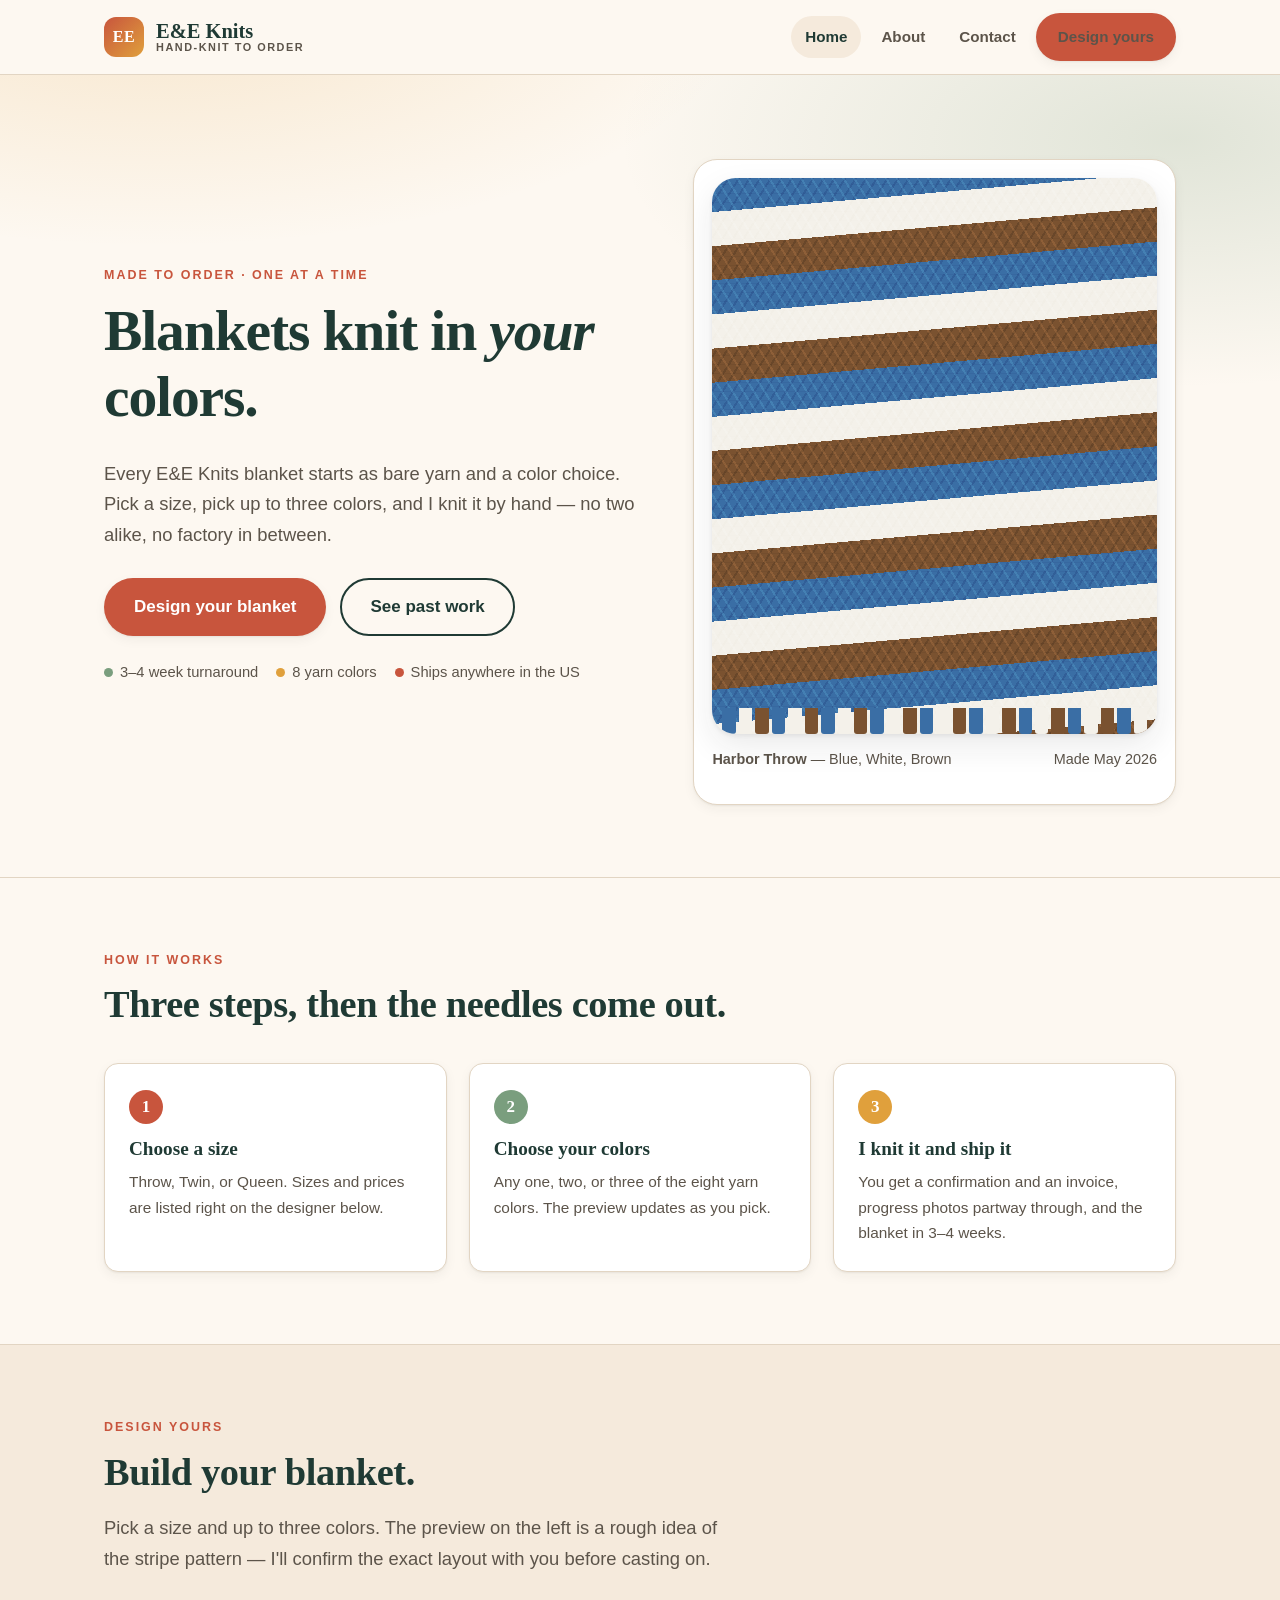
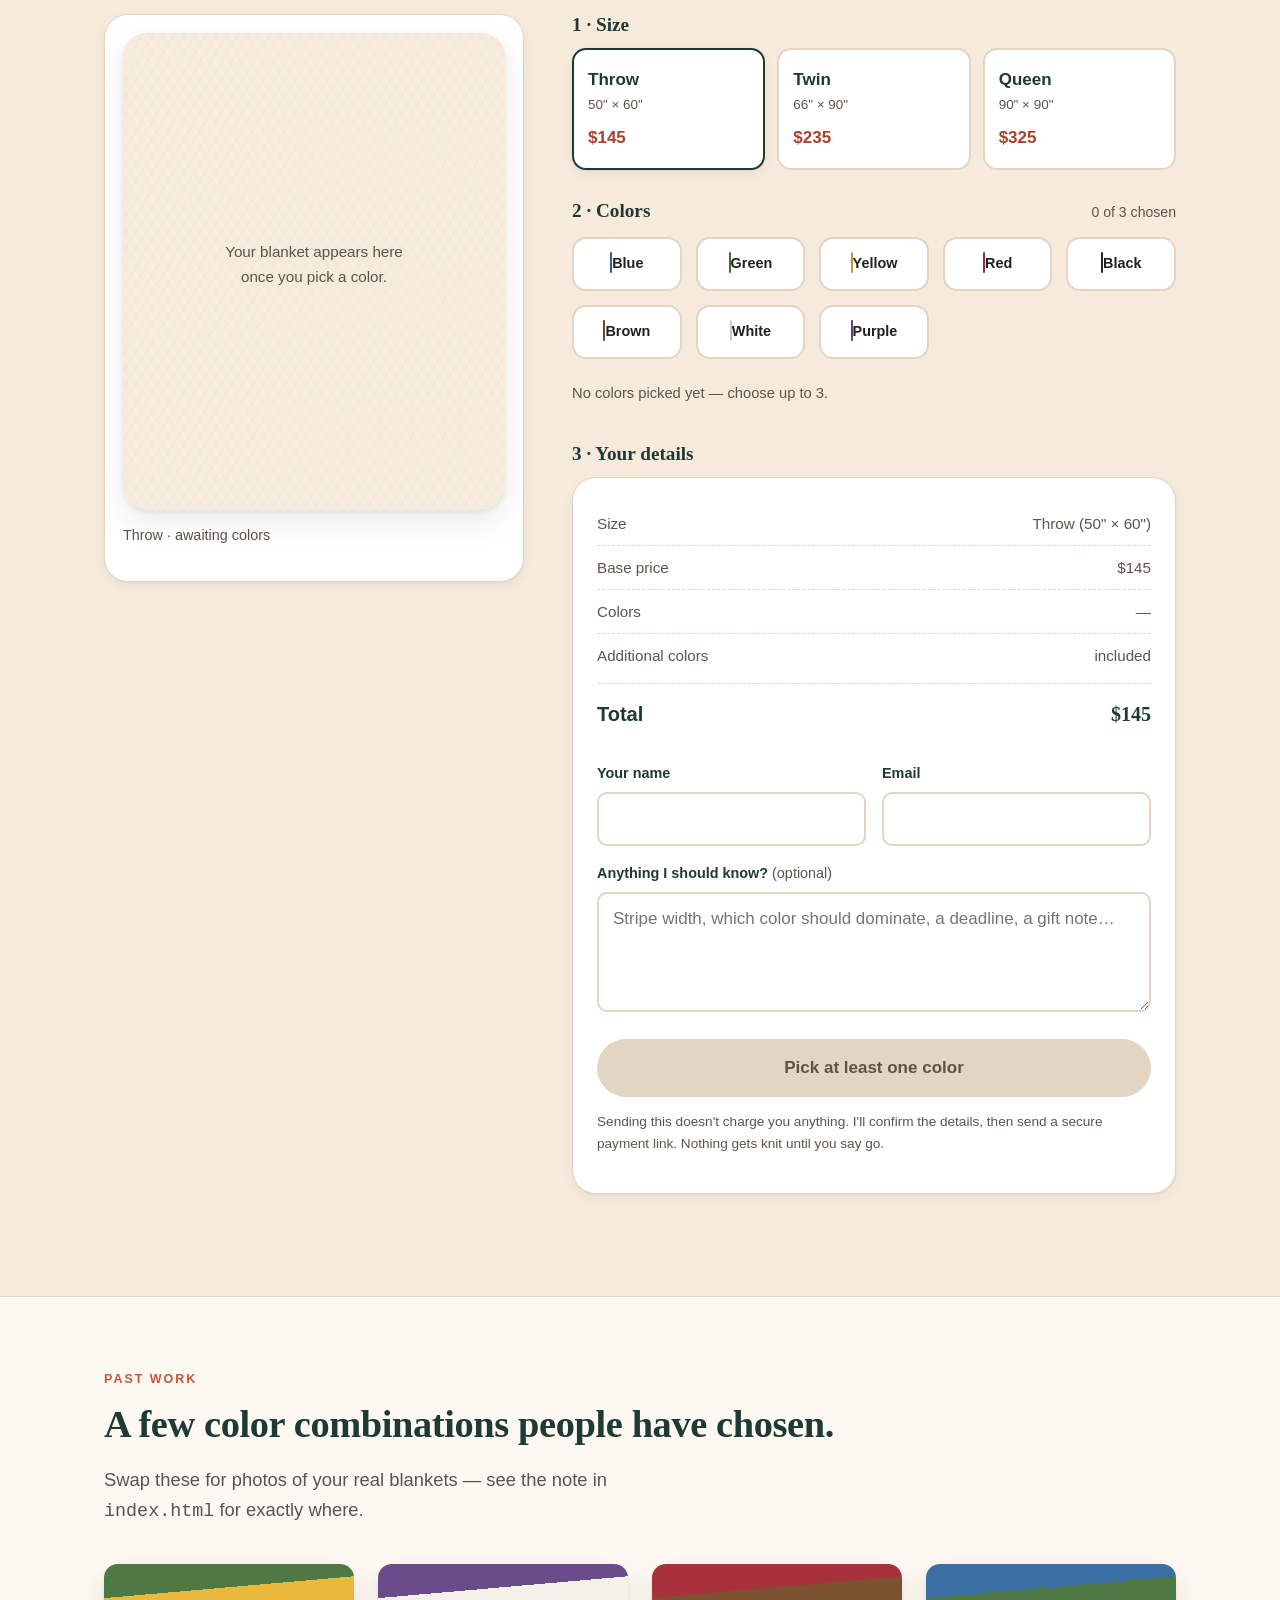
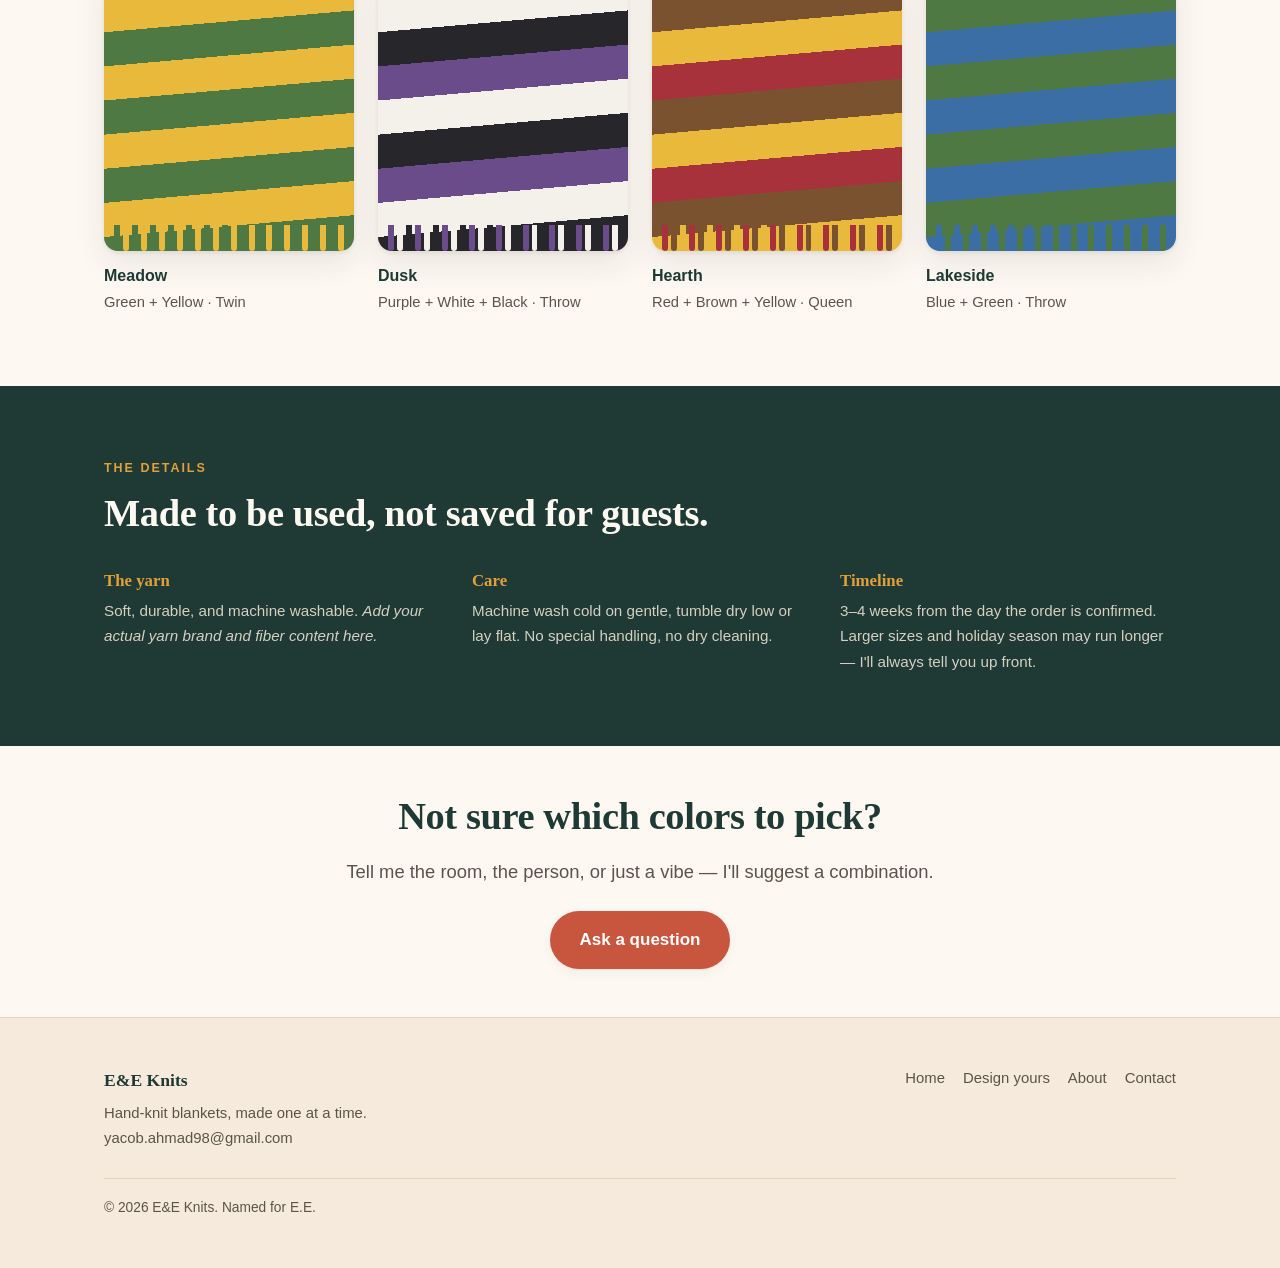
<file: index.html>
<!DOCTYPE html>
<html lang="en">
<head>
<meta charset="utf-8">
<meta name="viewport" content="width=device-width, initial-scale=1">
<title>E&amp;E Knits — Hand-knit blankets in the colors you choose</title>
<meta name="description" content="Custom hand-knit blankets. Pick your size and up to three colors, and we knit it just for you. Made to order, made to last.">
<link rel="icon" href="data:image/svg+xml,%3Csvg xmlns='http://www.w3.org/2000/svg' viewBox='0 0 32 32'%3E%3Crect width='32' height='32' rx='8' fill='%23C8553D'/%3E%3Ctext x='16' y='22' font-family='Georgia,serif' font-size='15' font-weight='bold' fill='white' text-anchor='middle'%3EEE%3C/text%3E%3C/svg%3E">
<link rel="stylesheet" href="assets/styles.css">
</head>
<body>

<a class="skip-link" href="#main">Skip to content</a>

<!-- =============================================================== HEADER -->
<header class="site-header">
  <div class="wrap">
    <a class="brand" href="index.html">
      <span class="brand__mark" aria-hidden="true">EE</span>
      <span class="brand__name">E&amp;E Knits
        <span class="brand__tag">Hand-knit to order</span>
      </span>
    </a>
    <nav class="nav" aria-label="Main">
      <a href="index.html" class="is-active">Home</a>
      <a href="about.html">About</a>
      <a href="contact.html">Contact</a>
      <a href="#builder" class="btn btn--primary">Design yours</a>
    </nav>
  </div>
</header>

<main id="main">

  <!-- ============================================================== HERO -->
  <section class="hero">
    <div class="wrap hero__grid">
      <div>
        <p class="eyebrow">Made to order · One at a time</p>
        <h1>Blankets knit in <em>your</em> colors.</h1>
        <p class="lede">
          Every E&amp;E Knits blanket starts as bare yarn and a color choice.
          Pick a size, pick up to three colors, and I knit it by hand — no two
          alike, no factory in between.
        </p>
        <div class="hero__cta">
          <a href="#builder" class="btn btn--primary">Design your blanket</a>
          <a href="#gallery" class="btn btn--ghost">See past work</a>
        </div>
        <p class="hero__note">
          <span><i class="dot" style="background:#7A9E7E"></i> 3–4 week turnaround</span>
          <span><i class="dot" style="background:#E0A03C"></i> 8 yarn colors</span>
          <span><i class="dot" style="background:#C8553D"></i> Ships anywhere in the US</span>
        </p>
      </div>
      <div class="preview-card">
        <div class="blanket" data-colors="#3A6EA5,#F4F1EA,#7A5230" aria-hidden="true"></div>
        <p class="preview-caption">
          <span><strong>Harbor Throw</strong> — Blue, White, Brown</span>
          <span>Made May 2026</span>
        </p>
      </div>
    </div>
  </section>

  <!-- ============================================================= STEPS -->
  <section class="section">
    <div class="wrap">
      <p class="eyebrow">How it works</p>
      <h2>Three steps, then the needles come out.</h2>
      <div class="steps" style="margin-top:36px">
        <div class="step">
          <div class="step__num" aria-hidden="true">1</div>
          <h3>Choose a size</h3>
          <p>Throw, Twin, or Queen. Sizes and prices are listed right on the designer below.</p>
        </div>
        <div class="step">
          <div class="step__num" aria-hidden="true">2</div>
          <h3>Choose your colors</h3>
          <p>Any one, two, or three of the eight yarn colors. The preview updates as you pick.</p>
        </div>
        <div class="step">
          <div class="step__num" aria-hidden="true">3</div>
          <h3>I knit it and ship it</h3>
          <p>You get a confirmation and an invoice, progress photos partway through, and the blanket in 3–4 weeks.</p>
        </div>
      </div>
    </div>
  </section>

  <!-- =========================================================== BUILDER -->
  <section class="section builder" id="builder">
    <div class="wrap">
      <p class="eyebrow">Design yours</p>
      <h2>Build your blanket.</h2>
      <p class="lede" style="margin-bottom:40px">
        Pick a size and up to three colors. The preview on the left is a rough
        idea of the stripe pattern — I'll confirm the exact layout with you
        before casting on.
      </p>

      <div class="builder__grid">

        <!-- Live preview -->
        <div class="builder__preview">
          <div class="preview-card">
            <div class="blanket" id="previewBlanket">
              <p class="blanket__empty">Your blanket appears here<br>once you pick a color.</p>
            </div>
            <p class="preview-caption">
              <span id="previewCaption">Throw · awaiting colors</span>
            </p>
          </div>
        </div>

        <!-- Controls -->
        <div>
          <div class="field">
            <div class="field__label"><h3>1 · Size</h3></div>
            <div class="sizes" id="sizes"><!-- built by app.js --></div>
          </div>

          <div class="field">
            <div class="field__label">
              <h3>2 · Colors</h3>
              <span class="field__hint" id="colorHint">0 of 3 chosen</span>
            </div>
            <div class="swatches" id="swatches"><!-- built by app.js --></div>
            <div class="chosen" id="chosen"></div>
            <p class="visually-hidden" id="builderLive" role="status" aria-live="polite"
               style="position:absolute;width:1px;height:1px;overflow:hidden;clip:rect(0 0 0 0)"></p>
          </div>

          <div class="field">
            <div class="field__label"><h3>3 · Your details</h3></div>

            <div class="summary">
              <div class="summary__row">
                <span>Size</span><span id="sumSize">—</span>
              </div>
              <div class="summary__row">
                <span>Base price</span><span id="sumBase">—</span>
              </div>
              <div class="summary__row">
                <span>Colors</span><span id="sumColors">—</span>
              </div>
              <div class="summary__row">
                <span>Additional colors</span><span id="sumExtras">included</span>
              </div>
              <div class="summary__row summary__row--total">
                <span>Total</span><span id="sumTotal">—</span>
              </div>

              <form id="orderForm">
                <input type="hidden" name="order_size"   id="fSize">
                <input type="hidden" name="order_colors" id="fColors">
                <input type="hidden" name="order_price"  id="fPrice">

                <div class="order-fields">
                  <div>
                    <label class="lbl" for="oName">Your name</label>
                    <input type="text" id="oName" name="name" required autocomplete="name">
                  </div>
                  <div>
                    <label class="lbl" for="oEmail">Email</label>
                    <input type="email" id="oEmail" name="email" required autocomplete="email">
                  </div>
                  <div class="full">
                    <label class="lbl" for="oNotes">Anything I should know? <span style="font-weight:400;color:var(--ink-soft)">(optional)</span></label>
                    <textarea id="oNotes" name="notes" placeholder="Stripe width, which color should dominate, a deadline, a gift note…"></textarea>
                  </div>
                </div>

                <button type="submit" class="btn btn--primary btn--block" id="orderSubmit" disabled>
                  Pick at least one color
                </button>
                <a class="btn btn--ghost btn--block" id="payNow" hidden
                   style="margin-top:12px" target="_blank" rel="noopener">
                  Or pay now by card
                </a>
                <p class="form-status" id="orderStatus" role="status" aria-live="polite"></p>
                <p class="fineprint">
                  Sending this doesn't charge you anything. I'll confirm the details,
                  then send a secure payment link. Nothing gets knit until you say go.
                </p>
              </form>
            </div>
          </div>

        </div>
      </div>
    </div>
  </section>

  <!-- =========================================================== GALLERY -->
  <section class="section" id="gallery">
    <div class="wrap">
      <p class="eyebrow">Past work</p>
      <h2>A few color combinations people have chosen.</h2>
      <p class="lede" style="margin-bottom:36px">
        Swap these for photos of your real blankets — see the note in
        <code>index.html</code> for exactly where.
      </p>

      <!-- TO REPLACE WITH PHOTOS: swap each <div class="blanket"> for
           <img src="assets/photo-name.jpg" alt="description" class="blanket">
           and delete the data-colors attribute. -->
      <div class="gallery">
        <figure>
          <div class="blanket" data-colors="#4F7942,#E8B93B" aria-hidden="true"></div>
          <figcaption><strong>Meadow</strong> Green + Yellow · Twin</figcaption>
        </figure>
        <figure>
          <div class="blanket" data-colors="#6B4C8A,#F4F1EA,#26262B" aria-hidden="true"></div>
          <figcaption><strong>Dusk</strong> Purple + White + Black · Throw</figcaption>
        </figure>
        <figure>
          <div class="blanket" data-colors="#A8323B,#7A5230,#E8B93B" aria-hidden="true"></div>
          <figcaption><strong>Hearth</strong> Red + Brown + Yellow · Queen</figcaption>
        </figure>
        <figure>
          <div class="blanket" data-colors="#3A6EA5,#4F7942" aria-hidden="true"></div>
          <figcaption><strong>Lakeside</strong> Blue + Green · Throw</figcaption>
        </figure>
      </div>
    </div>
  </section>

  <!-- ============================================================== BAND -->
  <section class="section band">
    <div class="wrap">
      <p class="eyebrow" style="color:var(--gold)">The details</p>
      <h2>Made to be used, not saved for guests.</h2>
      <div class="band__grid" style="margin-top:36px">
        <div>
          <h3>The yarn</h3>
          <p>Soft, durable, and machine washable. <em>Add your actual yarn brand and fiber content here.</em></p>
        </div>
        <div>
          <h3>Care</h3>
          <p>Machine wash cold on gentle, tumble dry low or lay flat. No special handling, no dry cleaning.</p>
        </div>
        <div>
          <h3>Timeline</h3>
          <p>3–4 weeks from the day the order is confirmed. Larger sizes and holiday season may run longer — I'll always tell you up front.</p>
        </div>
      </div>
    </div>
  </section>

  <!-- ============================================================== CTA -->
  <section class="section section--tight">
    <div class="wrap" style="text-align:center">
      <h2>Not sure which colors to pick?</h2>
      <p class="lede" style="margin:0 auto 24px">
        Tell me the room, the person, or just a vibe — I'll suggest a combination.
      </p>
      <a href="contact.html" class="btn btn--primary">Ask a question</a>
    </div>
  </section>

</main>

<!-- =============================================================== FOOTER -->
<footer class="site-footer">
  <div class="wrap">
    <div class="site-footer__grid">
      <div>
        <strong style="font-family:var(--font-display);color:var(--pine);font-size:1.1rem">E&amp;E Knits</strong>
        <p style="margin:6px 0 0">Hand-knit blankets, made one at a time.<br>
          <a href="#" data-email-link></a></p>
      </div>
      <nav aria-label="Footer">
        <a href="index.html">Home</a>
        <a href="#builder">Design yours</a>
        <a href="about.html">About</a>
        <a href="contact.html">Contact</a>
      </nav>
    </div>
    <p class="site-footer__legal">© <span data-year></span> E&amp;E Knits. Named for E.E.</p>
  </div>
</footer>

<script src="assets/app.js"></script>
</body>
</html>
</file>
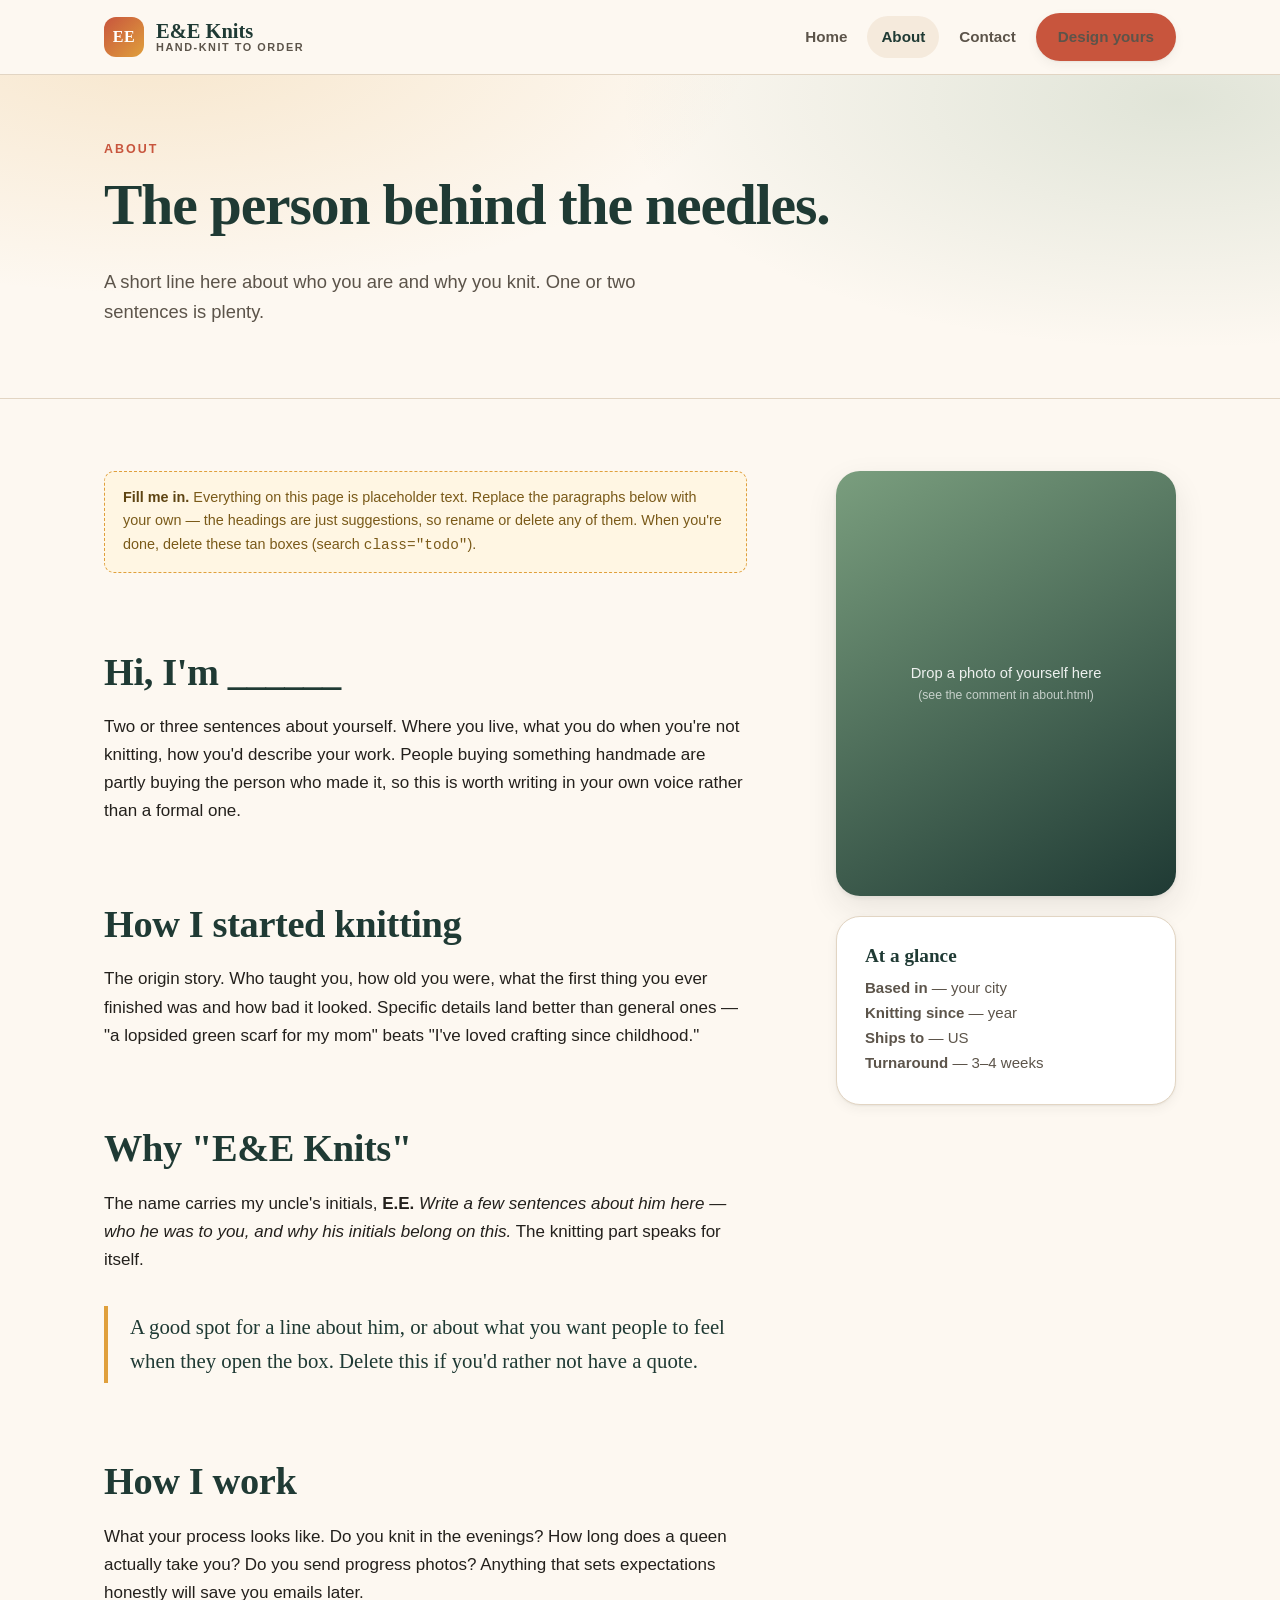
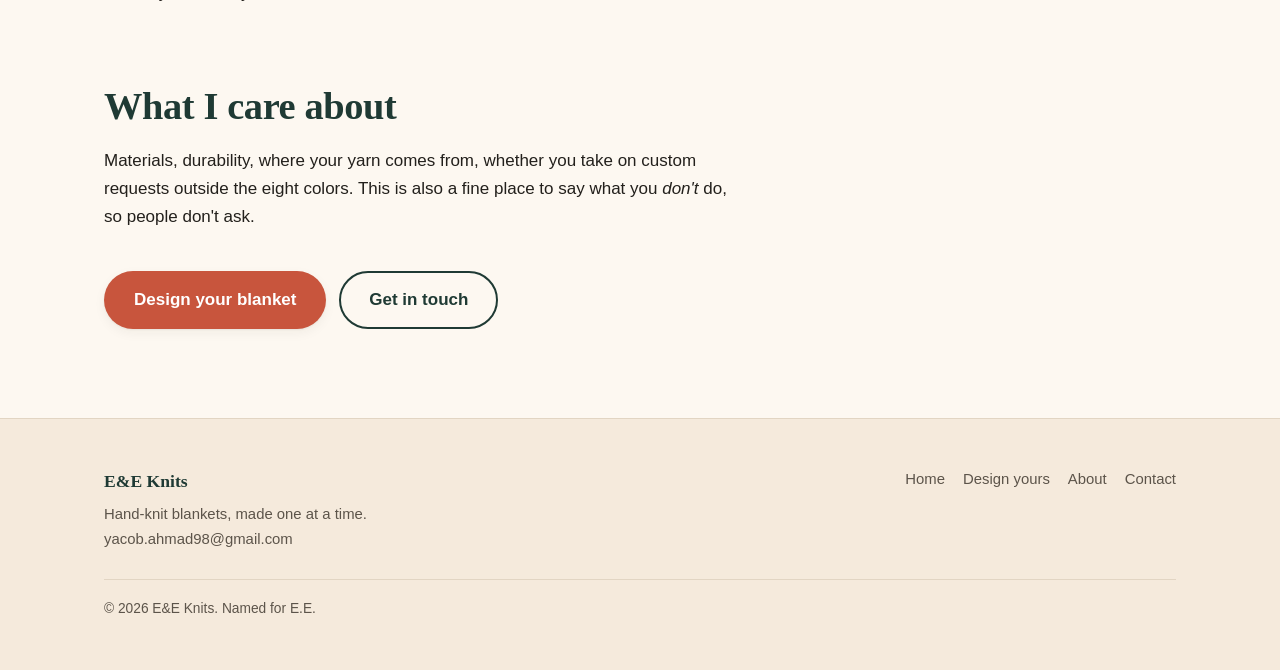
<file: about.html>
<!DOCTYPE html>
<html lang="en">
<head>
<meta charset="utf-8">
<meta name="viewport" content="width=device-width, initial-scale=1">
<title>About — E&amp;E Knits</title>
<meta name="description" content="The story behind E&E Knits — who makes the blankets, and who the name is for.">
<link rel="icon" href="data:image/svg+xml,%3Csvg xmlns='http://www.w3.org/2000/svg' viewBox='0 0 32 32'%3E%3Crect width='32' height='32' rx='8' fill='%23C8553D'/%3E%3Ctext x='16' y='22' font-family='Georgia,serif' font-size='15' font-weight='bold' fill='white' text-anchor='middle'%3EEE%3C/text%3E%3C/svg%3E">
<link rel="stylesheet" href="assets/styles.css">
</head>
<body>

<a class="skip-link" href="#main">Skip to content</a>

<header class="site-header">
  <div class="wrap">
    <a class="brand" href="index.html">
      <span class="brand__mark" aria-hidden="true">EE</span>
      <span class="brand__name">E&amp;E Knits
        <span class="brand__tag">Hand-knit to order</span>
      </span>
    </a>
    <nav class="nav" aria-label="Main">
      <a href="index.html">Home</a>
      <a href="about.html" class="is-active">About</a>
      <a href="contact.html">Contact</a>
      <a href="index.html#builder" class="btn btn--primary">Design yours</a>
    </nav>
  </div>
</header>

<main id="main">

  <section class="hero" style="padding:64px 0 52px">
    <div class="wrap">
      <p class="eyebrow">About</p>
      <h1>The person behind the needles.</h1>
      <p class="lede">A short line here about who you are and why you knit. One or two sentences is plenty.</p>
    </div>
  </section>

  <section class="section">
    <div class="wrap about__grid">

      <div class="prose">

        <p class="todo">
          <strong>Fill me in.</strong> Everything on this page is placeholder text.
          Replace the paragraphs below with your own — the headings are just
          suggestions, so rename or delete any of them. When you're done,
          delete these tan boxes (search <code>class="todo"</code>).
        </p>

        <h2>Hi, I'm ______</h2>
        <p>
          Two or three sentences about yourself. Where you live, what you do
          when you're not knitting, how you'd describe your work. People buying
          something handmade are partly buying the person who made it, so this
          is worth writing in your own voice rather than a formal one.
        </p>

        <h2>How I started knitting</h2>
        <p>
          The origin story. Who taught you, how old you were, what the first
          thing you ever finished was and how bad it looked. Specific details
          land better than general ones — "a lopsided green scarf for my mom"
          beats "I've loved crafting since childhood."
        </p>

        <h2>Why "E&amp;E Knits"</h2>
        <p>
          The name carries my uncle's initials, <strong>E.E.</strong>
          <em>Write a few sentences about him here — who he was to you, and why
          his initials belong on this.</em> The knitting part speaks for itself.
        </p>

        <blockquote class="pullquote">
          A good spot for a line about him, or about what you want people to
          feel when they open the box. Delete this if you'd rather not have a quote.
        </blockquote>

        <h2>How I work</h2>
        <p>
          What your process looks like. Do you knit in the evenings? How long
          does a queen actually take you? Do you send progress photos? Anything
          that sets expectations honestly will save you emails later.
        </p>

        <h2>What I care about</h2>
        <p>
          Materials, durability, where your yarn comes from, whether you take
          on custom requests outside the eight colors. This is also a fine
          place to say what you <em>don't</em> do, so people don't ask.
        </p>

        <p style="margin-top:40px">
          <a href="index.html#builder" class="btn btn--primary">Design your blanket</a>
          <a href="contact.html" class="btn btn--ghost" style="margin-left:8px">Get in touch</a>
        </p>
      </div>

      <aside>
        <!-- TO ADD A PHOTO: replace this whole <div> with
             <img src="assets/portrait.jpg" alt="..." class="portrait"> -->
        <div class="portrait">
          Drop a photo of yourself here<br>
          <small style="opacity:.75">(see the comment in about.html)</small>
        </div>

        <div class="card" style="margin-top:20px">
          <h3 style="margin-top:0">At a glance</h3>
          <p style="margin:0;font-size:.94rem;color:var(--ink-soft)">
            <strong>Based in</strong> — your city<br>
            <strong>Knitting since</strong> — year<br>
            <strong>Ships to</strong> — US<br>
            <strong>Turnaround</strong> — 3–4 weeks
          </p>
        </div>
      </aside>

    </div>
  </section>

</main>

<footer class="site-footer">
  <div class="wrap">
    <div class="site-footer__grid">
      <div>
        <strong style="font-family:var(--font-display);color:var(--pine);font-size:1.1rem">E&amp;E Knits</strong>
        <p style="margin:6px 0 0">Hand-knit blankets, made one at a time.<br>
          <a href="#" data-email-link></a></p>
      </div>
      <nav aria-label="Footer">
        <a href="index.html">Home</a>
        <a href="index.html#builder">Design yours</a>
        <a href="about.html">About</a>
        <a href="contact.html">Contact</a>
      </nav>
    </div>
    <p class="site-footer__legal">© <span data-year></span> E&amp;E Knits. Named for E.E.</p>
  </div>
</footer>

<script src="assets/app.js"></script>
</body>
</html>
</file>
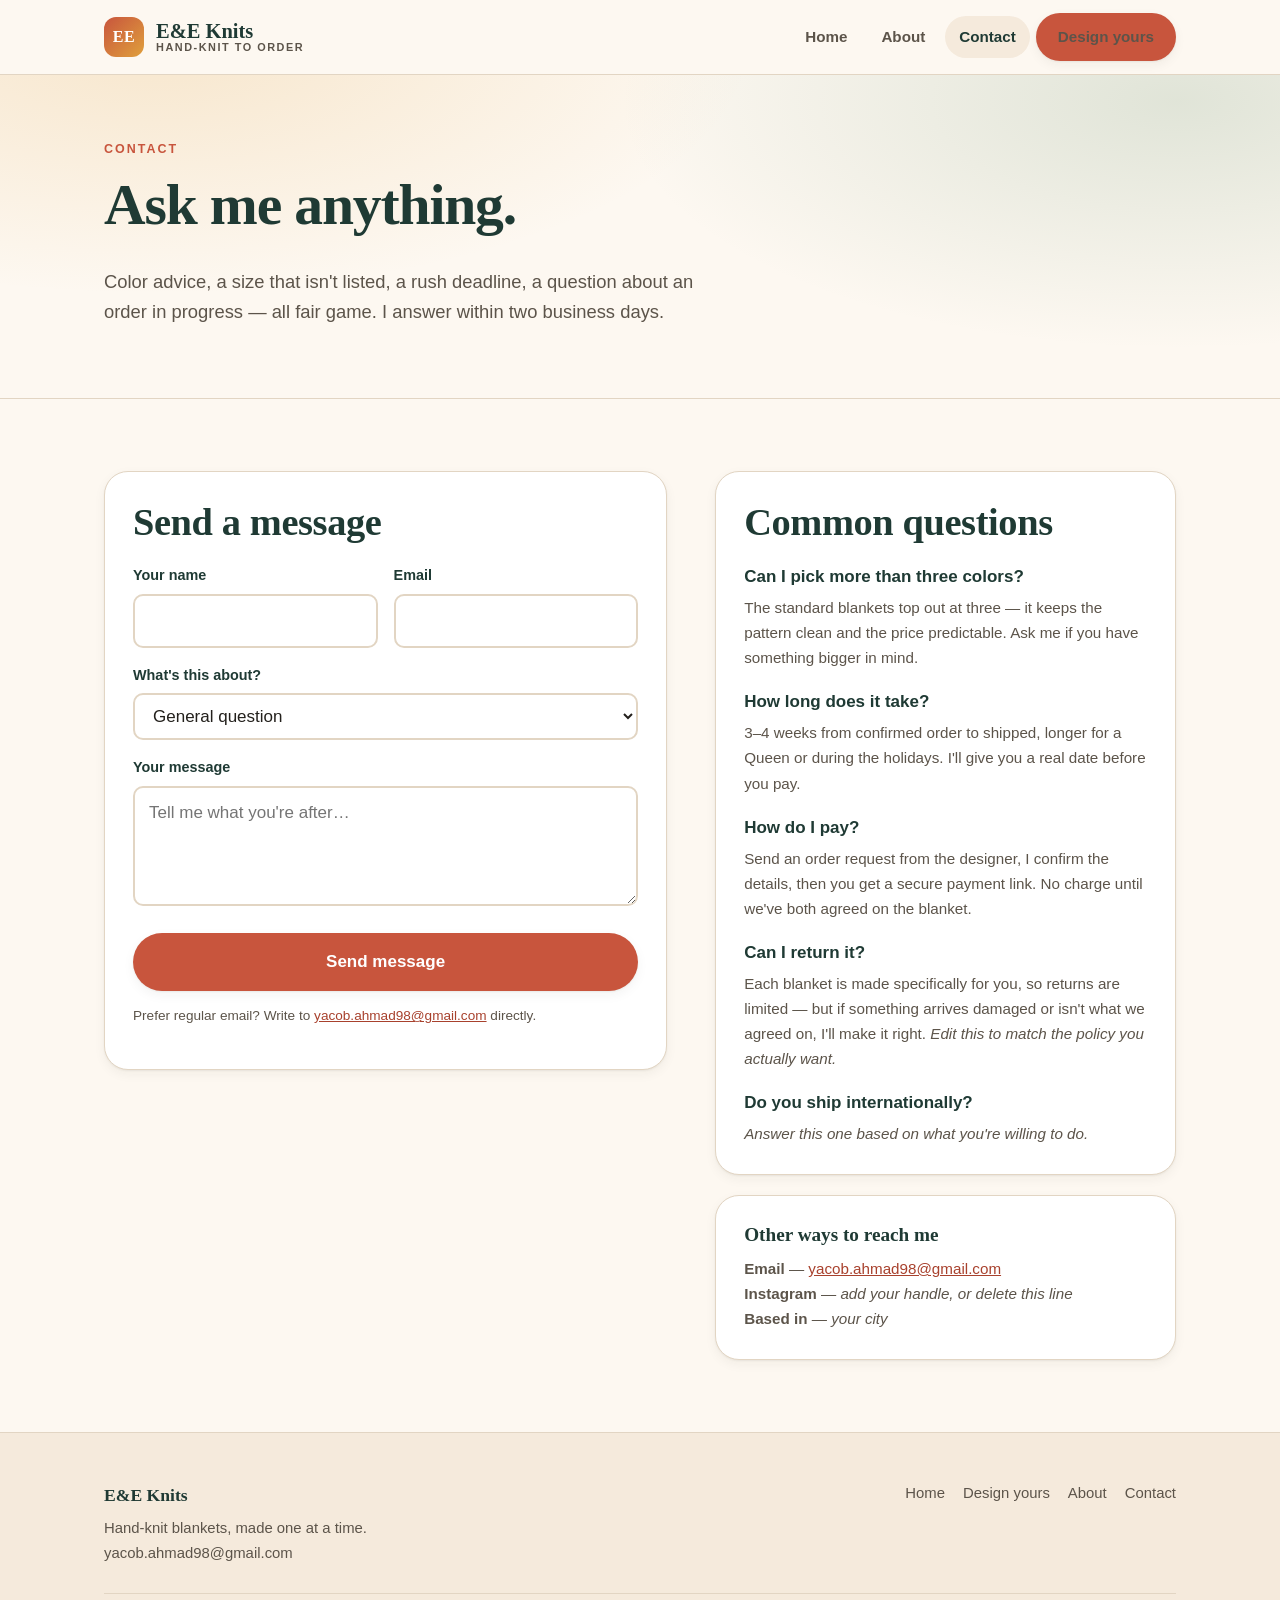
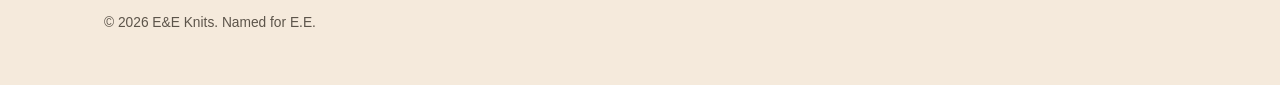
<file: contact.html>
<!DOCTYPE html>
<html lang="en">
<head>
<meta charset="utf-8">
<meta name="viewport" content="width=device-width, initial-scale=1">
<title>Contact — E&amp;E Knits</title>
<meta name="description" content="Questions about sizes, colors, timelines, or a custom request? Send a message to E&E Knits.">
<link rel="icon" href="data:image/svg+xml,%3Csvg xmlns='http://www.w3.org/2000/svg' viewBox='0 0 32 32'%3E%3Crect width='32' height='32' rx='8' fill='%23C8553D'/%3E%3Ctext x='16' y='22' font-family='Georgia,serif' font-size='15' font-weight='bold' fill='white' text-anchor='middle'%3EEE%3C/text%3E%3C/svg%3E">
<link rel="stylesheet" href="assets/styles.css">
</head>
<body>

<a class="skip-link" href="#main">Skip to content</a>

<header class="site-header">
  <div class="wrap">
    <a class="brand" href="index.html">
      <span class="brand__mark" aria-hidden="true">EE</span>
      <span class="brand__name">E&amp;E Knits
        <span class="brand__tag">Hand-knit to order</span>
      </span>
    </a>
    <nav class="nav" aria-label="Main">
      <a href="index.html">Home</a>
      <a href="about.html">About</a>
      <a href="contact.html" class="is-active">Contact</a>
      <a href="index.html#builder" class="btn btn--primary">Design yours</a>
    </nav>
  </div>
</header>

<main id="main">

  <section class="hero" style="padding:64px 0 52px">
    <div class="wrap">
      <p class="eyebrow">Contact</p>
      <h1>Ask me anything.</h1>
      <p class="lede">
        Color advice, a size that isn't listed, a rush deadline, a question
        about an order in progress — all fair game. I answer within two
        business days.
      </p>
    </div>
  </section>

  <section class="section">
    <div class="wrap contact__grid">

      <div class="card">
        <h2 style="margin-top:0">Send a message</h2>
        <form id="contactForm">
          <div class="order-fields" style="margin-top:20px">
            <div>
              <label class="lbl" for="cName">Your name</label>
              <input type="text" id="cName" name="name" required autocomplete="name">
            </div>
            <div>
              <label class="lbl" for="cEmail">Email</label>
              <input type="email" id="cEmail" name="email" required autocomplete="email">
            </div>
            <div class="full">
              <label class="lbl" for="cTopic">What's this about?</label>
              <select id="cTopic" name="topic">
                <option>General question</option>
                <option>Help choosing colors</option>
                <option>A size that isn't listed</option>
                <option>An order I already placed</option>
                <option>Wholesale or bulk</option>
                <option>Something else</option>
              </select>
            </div>
            <div class="full">
              <label class="lbl" for="cNotes">Your message</label>
              <textarea id="cNotes" name="notes" required
                placeholder="Tell me what you're after…"></textarea>
            </div>
          </div>
          <button type="submit" class="btn btn--primary btn--block">Send message</button>
          <p class="form-status" id="contactStatus" role="status" aria-live="polite"></p>
          <p class="fineprint">
            Prefer regular email? Write to
            <a href="#" data-email-link></a> directly.
          </p>
        </form>
      </div>

      <div>
        <div class="card">
          <h2 style="margin-top:0">Common questions</h2>
          <dl class="faq">
            <dt>Can I pick more than three colors?</dt>
            <dd>The standard blankets top out at three — it keeps the pattern clean and the price predictable. Ask me if you have something bigger in mind.</dd>

            <dt>How long does it take?</dt>
            <dd>3–4 weeks from confirmed order to shipped, longer for a Queen or during the holidays. I'll give you a real date before you pay.</dd>

            <dt>How do I pay?</dt>
            <dd>Send an order request from the designer, I confirm the details, then you get a secure payment link. No charge until we've both agreed on the blanket.</dd>

            <dt>Can I return it?</dt>
            <dd>Each blanket is made specifically for you, so returns are limited — but if something arrives damaged or isn't what we agreed on, I'll make it right. <em>Edit this to match the policy you actually want.</em></dd>

            <dt>Do you ship internationally?</dt>
            <dd><em>Answer this one based on what you're willing to do.</em></dd>
          </dl>
        </div>

        <div class="card">
          <h3 style="margin-top:0">Other ways to reach me</h3>
          <p style="margin:0;color:var(--ink-soft);font-size:.95rem">
            <strong>Email</strong> — <a href="#" data-email-link></a><br>
            <strong>Instagram</strong> — <em>add your handle, or delete this line</em><br>
            <strong>Based in</strong> — <em>your city</em>
          </p>
        </div>
      </div>

    </div>
  </section>

</main>

<footer class="site-footer">
  <div class="wrap">
    <div class="site-footer__grid">
      <div>
        <strong style="font-family:var(--font-display);color:var(--pine);font-size:1.1rem">E&amp;E Knits</strong>
        <p style="margin:6px 0 0">Hand-knit blankets, made one at a time.<br>
          <a href="#" data-email-link></a></p>
      </div>
      <nav aria-label="Footer">
        <a href="index.html">Home</a>
        <a href="index.html#builder">Design yours</a>
        <a href="about.html">About</a>
        <a href="contact.html">Contact</a>
      </nav>
    </div>
    <p class="site-footer__legal">© <span data-year></span> E&amp;E Knits. Named for E.E.</p>
  </div>
</footer>

<script src="assets/app.js"></script>
</body>
</html>
</file>
<file: assets/styles.css>
/* ==========================================================================
   E&E Knits — site styles
   Palette: warm cream ground, deep pine, terracotta, gold, sage.
   Colorful but grounded — no rainbow.
   ========================================================================== */

:root {
  /* Brand palette */
  --cream:      #FDF8F1;
  --cream-deep: #F5EADC;
  --pine:       #1F3A34;
  --pine-soft:  #2E5249;
  --terracotta: #C8553D;
  --terracotta-dark: #A8412D;
  --gold:       #E0A03C;
  --sage:       #7A9E7E;
  --ink:        #23201C;
  --ink-soft:   #5C544A;
  --line:       #E2D5C3;

  /* Type */
  --font-display: "Georgia", "Iowan Old Style", "Times New Roman", serif;
  --font-body: -apple-system, BlinkMacSystemFont, "Segoe UI", Roboto,
               "Helvetica Neue", Arial, sans-serif;

  /* Scale */
  --radius: 14px;
  --radius-lg: 24px;
  --shadow-sm: 0 1px 2px rgba(35, 32, 28, .06), 0 4px 12px rgba(35, 32, 28, .05);
  --shadow-md: 0 2px 4px rgba(35, 32, 28, .07), 0 12px 32px rgba(35, 32, 28, .09);
  --wrap: 1120px;
}

* { box-sizing: border-box; }

/* Author styles beat the browser default, so .btn--block would otherwise
   un-hide the [hidden] pay button. Keep this rule above the button styles. */
[hidden] { display: none !important; }

html { scroll-behavior: smooth; }

body {
  margin: 0;
  background: var(--cream);
  color: var(--ink);
  font-family: var(--font-body);
  font-size: 17px;
  line-height: 1.65;
  -webkit-font-smoothing: antialiased;
}

h1, h2, h3 {
  font-family: var(--font-display);
  color: var(--pine);
  line-height: 1.15;
  margin: 0 0 .5em;
  font-weight: 700;
}

h1 { font-size: clamp(2.2rem, 5.5vw, 3.6rem); letter-spacing: -.02em; }
h2 { font-size: clamp(1.7rem, 3.6vw, 2.4rem); letter-spacing: -.01em; }
h3 { font-size: 1.2rem; }

p { margin: 0 0 1em; }
a { color: var(--terracotta-dark); }

img { max-width: 100%; display: block; }

.wrap { width: 100%; max-width: var(--wrap); margin: 0 auto; padding: 0 24px; }

.section { padding: 72px 0; }
.section--tight { padding: 48px 0; }

.eyebrow {
  font-size: .78rem;
  letter-spacing: .16em;
  text-transform: uppercase;
  font-weight: 700;
  color: var(--terracotta);
  margin: 0 0 .75rem;
}

.lede { font-size: 1.15rem; color: var(--ink-soft); max-width: 60ch; }

.skip-link {
  position: absolute; left: -9999px;
  background: var(--pine); color: #fff; padding: 12px 18px; z-index: 100;
}
.skip-link:focus { left: 12px; top: 12px; }

/* --------------------------------------------------------------- Buttons */

.btn {
  display: inline-block;
  font: inherit;
  font-weight: 600;
  border: 2px solid transparent;
  border-radius: 999px;
  padding: 13px 28px;
  cursor: pointer;
  text-decoration: none;
  transition: transform .12s ease, background .15s ease, box-shadow .15s ease;
}
.btn:hover { transform: translateY(-1px); }
.btn:active { transform: translateY(0); }

.btn--primary { background: var(--terracotta); color: #fff; box-shadow: var(--shadow-sm); }
.btn--primary:hover { background: var(--terracotta-dark); box-shadow: var(--shadow-md); }
.btn--primary:disabled {
  background: var(--line); color: var(--ink-soft);
  cursor: not-allowed; transform: none; box-shadow: none;
}

.btn--ghost { background: transparent; color: var(--pine); border-color: var(--pine); }
.btn--ghost:hover { background: var(--pine); color: var(--cream); }

.btn--block { display: block; width: 100%; text-align: center; }

:focus-visible { outline: 3px solid var(--gold); outline-offset: 3px; border-radius: 4px; }

/* ---------------------------------------------------------------- Header */

.site-header {
  position: sticky; top: 0; z-index: 50;
  background: rgba(253, 248, 241, .92);
  backdrop-filter: saturate(180%) blur(10px);
  border-bottom: 1px solid var(--line);
}
.site-header .wrap {
  display: flex; align-items: center; justify-content: space-between;
  gap: 20px; min-height: 74px;
}

.brand { display: flex; align-items: center; gap: 12px; text-decoration: none; }
.brand__mark {
  width: 40px; height: 40px; flex: none;
  border-radius: 12px;
  background: linear-gradient(135deg, var(--terracotta), var(--gold));
  color: #fff;
  display: grid; place-items: center;
  font-family: var(--font-display); font-weight: 700; font-size: 1rem;
  letter-spacing: .04em;
}
.brand__name {
  font-family: var(--font-display); font-weight: 700; font-size: 1.28rem;
  color: var(--pine); line-height: 1.1;
}
.brand__tag {
  display: block; font-family: var(--font-body); font-size: .68rem;
  letter-spacing: .14em; text-transform: uppercase; color: var(--ink-soft);
  font-weight: 600;
}

.nav { display: flex; align-items: center; gap: 6px; flex-wrap: wrap; }
.nav a {
  text-decoration: none; color: var(--ink-soft); font-weight: 600;
  font-size: .95rem; padding: 8px 14px; border-radius: 999px;
}
.nav a:hover { background: var(--cream-deep); color: var(--pine); }
.nav a.is-active { color: var(--pine); background: var(--cream-deep); }
.nav .btn { padding: 9px 20px; font-size: .95rem; }
.nav .btn:hover { background: var(--terracotta-dark); color: #fff; }

/* ------------------------------------------------------------------ Hero */

.hero {
  background:
    radial-gradient(1000px 420px at 12% -10%, rgba(224, 160, 60, .20), transparent 60%),
    radial-gradient(900px 400px at 92% 8%, rgba(122, 158, 126, .22), transparent 62%),
    var(--cream);
  padding: 84px 0 72px;
  border-bottom: 1px solid var(--line);
}
.hero__grid {
  display: grid; grid-template-columns: 1.05fr .95fr;
  gap: 56px; align-items: center;
}
.hero__cta { display: flex; gap: 14px; flex-wrap: wrap; margin-top: 28px; }
.hero__note {
  margin-top: 24px; font-size: .92rem; color: var(--ink-soft);
  display: flex; gap: 18px; flex-wrap: wrap;
}
.hero__note span { display: flex; align-items: center; gap: 7px; }
.dot { width: 9px; height: 9px; border-radius: 50%; flex: none; }

/* ------------------------------------------------- Blanket preview object */

.blanket {
  position: relative;
  border-radius: var(--radius-lg);
  overflow: hidden;
  box-shadow: var(--shadow-md);
  aspect-ratio: 4 / 5;
  background: var(--cream-deep);
  transition: background .35s ease;
}
/* Knit-stitch texture: two crossing diagonals make a V-shaped purl look. */
.blanket::after {
  content: "";
  position: absolute; inset: 0;
  background-image:
    repeating-linear-gradient(58deg,  rgba(255,255,255,.16) 0 2px, transparent 2px 9px),
    repeating-linear-gradient(-58deg, rgba(0,0,0,.14) 0 2px, transparent 2px 9px),
    repeating-linear-gradient(0deg,   rgba(0,0,0,.05) 0 1px, transparent 1px 9px);
  mix-blend-mode: overlay;
  pointer-events: none;
}
.blanket__fringe {
  position: absolute; left: 0; right: 0; bottom: 0; height: 26px;
  display: flex; gap: 3px; padding: 0 10px;
  z-index: 2;
}
.blanket__fringe i {
  flex: 1; border-radius: 0 0 3px 3px;
  transform-origin: top;
  transition: background .35s ease;
}
.blanket__empty {
  position: absolute; inset: 0; z-index: 3;
  display: grid; place-content: center; text-align: center;
  color: var(--ink-soft); font-size: .95rem; padding: 24px;
}
.blanket.has-colors .blanket__empty { display: none; }

.preview-card {
  background: #fff; border: 1px solid var(--line); border-radius: var(--radius-lg);
  padding: 18px; box-shadow: var(--shadow-sm);
}
.preview-caption {
  display: flex; justify-content: space-between; align-items: baseline;
  gap: 12px; margin-top: 14px; font-size: .9rem; color: var(--ink-soft);
}

/* ----------------------------------------------------------------- Steps */

.steps { display: grid; grid-template-columns: repeat(3, 1fr); gap: 22px; }
.step {
  background: #fff; border: 1px solid var(--line); border-radius: var(--radius);
  padding: 26px 24px; box-shadow: var(--shadow-sm);
}
.step__num {
  width: 34px; height: 34px; border-radius: 50%;
  display: grid; place-items: center; margin-bottom: 14px;
  font-family: var(--font-display); font-weight: 700; color: #fff;
}
.step:nth-child(1) .step__num { background: var(--terracotta); }
.step:nth-child(2) .step__num { background: var(--sage); }
.step:nth-child(3) .step__num { background: var(--gold); }
.step p { margin: 0; color: var(--ink-soft); font-size: .96rem; }

/* --------------------------------------------------------------- Builder */

.builder { background: var(--cream-deep); border-top: 1px solid var(--line); border-bottom: 1px solid var(--line); }
.builder__grid { display: grid; grid-template-columns: 420px 1fr; gap: 48px; align-items: start; }
.builder__preview { position: sticky; top: 100px; }

.field { margin-bottom: 30px; }
.field__label {
  display: flex; justify-content: space-between; align-items: baseline;
  gap: 12px; margin-bottom: 12px; flex-wrap: wrap;
}
.field__label h3 { margin: 0; }
.field__hint { font-size: .88rem; color: var(--ink-soft); }
.field__hint.is-full { color: var(--terracotta-dark); font-weight: 600; }

/* Size options */
.sizes { display: grid; grid-template-columns: repeat(3, 1fr); gap: 12px; }
.size {
  position: relative; background: #fff; border: 2px solid var(--line);
  border-radius: var(--radius); padding: 16px 14px; cursor: pointer;
  transition: border-color .15s ease, box-shadow .15s ease;
}
.size:hover { border-color: var(--sage); }
.size input { position: absolute; opacity: 0; pointer-events: none; }
.size input:checked ~ .size__body { color: var(--pine); }
.size:has(input:checked) { border-color: var(--pine); box-shadow: var(--shadow-sm); }
.size:has(input:focus-visible) { outline: 3px solid var(--gold); outline-offset: 2px; }
.size__name { font-weight: 700; color: var(--pine); display: block; }
.size__dims { display: block; font-size: .84rem; color: var(--ink-soft); }
.size__price { display: block; margin-top: 8px; font-weight: 700; color: var(--terracotta-dark); }

/* Yarn swatches */
.swatches {
  display: grid;
  grid-template-columns: repeat(auto-fill, minmax(104px, 1fr));
  gap: 14px;
}
.swatch {
  background: #fff; border: 2px solid var(--line); border-radius: var(--radius);
  padding: 10px 10px 12px; cursor: pointer; font: inherit; text-align: center;
  transition: border-color .15s ease, transform .12s ease, box-shadow .15s ease;
}
.swatch:hover:not(:disabled) { transform: translateY(-2px); box-shadow: var(--shadow-sm); border-color: var(--sage); }
.swatch__chip {
  height: 58px; border-radius: 10px; margin-bottom: 9px;
  border: 1px solid rgba(35, 32, 28, .18);
  background-image:
    repeating-linear-gradient(58deg,  rgba(255,255,255,.20) 0 2px, transparent 2px 8px),
    repeating-linear-gradient(-58deg, rgba(0,0,0,.16) 0 2px, transparent 2px 8px);
  position: relative;
}
.swatch__name { font-size: .9rem; font-weight: 600; color: var(--ink); }
.swatch[aria-pressed="true"] { border-color: var(--pine); box-shadow: var(--shadow-sm); }
.swatch[aria-pressed="true"] .swatch__chip::after {
  content: "✓";
  position: absolute; inset: 0; display: grid; place-items: center;
  font-size: 1.5rem; font-weight: 700; color: #fff;
  text-shadow: 0 1px 6px rgba(0, 0, 0, .55);
}
.swatch:disabled { opacity: .38; cursor: not-allowed; }

/* Chosen chips */
.chosen { display: flex; gap: 10px; flex-wrap: wrap; margin-top: 16px; min-height: 38px; }
.chip {
  display: inline-flex; align-items: center; gap: 9px;
  background: #fff; border: 1px solid var(--line); border-radius: 999px;
  padding: 6px 8px 6px 12px; font-size: .9rem; font-weight: 600;
}
.chip__dot { width: 15px; height: 15px; border-radius: 50%; border: 1px solid rgba(0,0,0,.2); }
.chip__remove {
  border: 0; background: var(--cream-deep); color: var(--ink-soft);
  width: 22px; height: 22px; border-radius: 50%; cursor: pointer;
  font-size: 1rem; line-height: 1; display: grid; place-items: center;
}
.chip__remove:hover { background: var(--terracotta); color: #fff; }
.chosen__empty { color: var(--ink-soft); font-size: .92rem; align-self: center; }

/* Order summary */
.summary {
  background: #fff; border: 1px solid var(--line); border-radius: var(--radius-lg);
  padding: 24px; box-shadow: var(--shadow-sm); margin-top: 8px;
}
.summary__row {
  display: flex; justify-content: space-between; gap: 16px;
  padding: 9px 0; font-size: .95rem; color: var(--ink-soft);
}
.summary__row + .summary__row { border-top: 1px dashed var(--line); }
.summary__row--total {
  border-top: 2px solid var(--pine); margin-top: 6px; padding-top: 14px;
  font-size: 1.25rem; font-weight: 700; color: var(--pine);
}
.summary__row--total span:last-child { font-family: var(--font-display); }

/* Order form */
.order-fields { display: grid; grid-template-columns: 1fr 1fr; gap: 16px; margin: 22px 0 18px; }
.order-fields .full { grid-column: 1 / -1; }

label.lbl { display: block; font-weight: 600; font-size: .9rem; margin-bottom: 6px; color: var(--pine); }
input[type="text"], input[type="email"], textarea, select {
  width: 100%; font: inherit; padding: 11px 14px;
  border: 2px solid var(--line); border-radius: 10px;
  background: #fff; color: var(--ink);
}
input:focus, textarea:focus, select:focus { border-color: var(--sage); outline: none; }
textarea { resize: vertical; min-height: 120px; }

.fineprint { font-size: .85rem; color: var(--ink-soft); margin-top: 14px; }

/* ---------------------------------------------------------------- Gallery */

.gallery { display: grid; grid-template-columns: repeat(auto-fit, minmax(230px, 1fr)); gap: 24px; }
.gallery figure { margin: 0; }
.gallery .blanket { aspect-ratio: 1 / 1.15; border-radius: var(--radius); }
.gallery figcaption { margin-top: 12px; font-size: .92rem; color: var(--ink-soft); }
.gallery figcaption strong { display: block; color: var(--pine); font-size: 1rem; }

/* ------------------------------------------------------------------ Care */

.band {
  background: var(--pine);
  color: var(--cream-deep);
}
.band h2 { color: var(--cream); }
.band__grid { display: grid; grid-template-columns: repeat(3, 1fr); gap: 32px; }
.band__grid h3 { color: var(--gold); font-size: 1.05rem; }
.band__grid p { color: rgba(245, 234, 220, .85); font-size: .95rem; margin: 0; }

/* ------------------------------------------------------- Content / About */

.prose { max-width: 68ch; }
.prose h2 { margin-top: 2em; }
.prose h2:first-child { margin-top: 0; }

.about__grid { display: grid; grid-template-columns: 1fr 340px; gap: 56px; align-items: start; }

.portrait {
  aspect-ratio: 4/5; border-radius: var(--radius-lg);
  background: linear-gradient(150deg, var(--sage), var(--pine));
  display: grid; place-content: center; text-align: center;
  color: rgba(255,255,255,.9); padding: 24px; font-size: .92rem;
  box-shadow: var(--shadow-md);
}

.pullquote {
  border-left: 4px solid var(--gold);
  padding: 4px 0 4px 22px; margin: 32px 0;
  font-family: var(--font-display); font-size: 1.3rem; color: var(--pine);
}

/* Editor notes — visible reminders of what to fill in. Delete when done. */
.todo {
  background: #FFF6E3; border: 1px dashed var(--gold); border-radius: 10px;
  padding: 14px 18px; font-size: .9rem; color: #7A5A19; margin: 0 0 20px;
}
.todo strong { color: #5E4412; }

/* --------------------------------------------------------------- Contact */

.contact__grid { display: grid; grid-template-columns: 1.1fr .9fr; gap: 48px; align-items: start; }
.card {
  background: #fff; border: 1px solid var(--line); border-radius: var(--radius-lg);
  padding: 28px; box-shadow: var(--shadow-sm);
}
.card + .card { margin-top: 20px; }
.faq { margin: 0; }
.faq dt { font-weight: 700; color: var(--pine); margin-top: 18px; }
.faq dt:first-child { margin-top: 0; }
.faq dd { margin: 4px 0 0; color: var(--ink-soft); font-size: .95rem; }

.form-status {
  margin-top: 16px; padding: 13px 16px; border-radius: 10px;
  font-size: .93rem; font-weight: 600; display: none;
}
.form-status.is-ok { display: block; background: #E7F1E8; color: #2C5733; border: 1px solid var(--sage); }
.form-status.is-err { display: block; background: #FBE9E5; color: #8C3524; border: 1px solid var(--terracotta); }

/* ---------------------------------------------------------------- Footer */

.site-footer {
  background: var(--cream-deep); border-top: 1px solid var(--line);
  padding: 48px 0 36px; font-size: .93rem; color: var(--ink-soft);
}
.site-footer__grid { display: flex; justify-content: space-between; gap: 32px; flex-wrap: wrap; }
.site-footer a { color: var(--ink-soft); text-decoration: none; }
.site-footer a:hover { color: var(--terracotta-dark); text-decoration: underline; }
.site-footer nav { display: flex; gap: 18px; flex-wrap: wrap; }
.site-footer__legal { margin-top: 28px; padding-top: 18px; border-top: 1px solid var(--line); font-size: .86rem; }

/* ------------------------------------------------------------ Responsive */

@media (max-width: 940px) {
  .hero__grid,
  .builder__grid,
  .about__grid,
  .contact__grid { grid-template-columns: 1fr; gap: 36px; }
  .builder__preview { position: static; }
  .hero { padding: 56px 0 48px; }
  .section { padding: 56px 0; }
  .steps, .band__grid { grid-template-columns: 1fr; }
  .blanket { max-width: 380px; }
}

@media (max-width: 620px) {
  body { font-size: 16px; }
  .site-header .wrap { flex-wrap: wrap; padding-top: 12px; padding-bottom: 12px; }
  .nav { width: 100%; justify-content: flex-start; }
  .sizes { grid-template-columns: 1fr; }
  .order-fields { grid-template-columns: 1fr; }
  .brand__tag { display: none; }
}

@media (prefers-reduced-motion: reduce) {
  * { transition: none !important; animation: none !important; }
  html { scroll-behavior: auto; }
}
</file>
